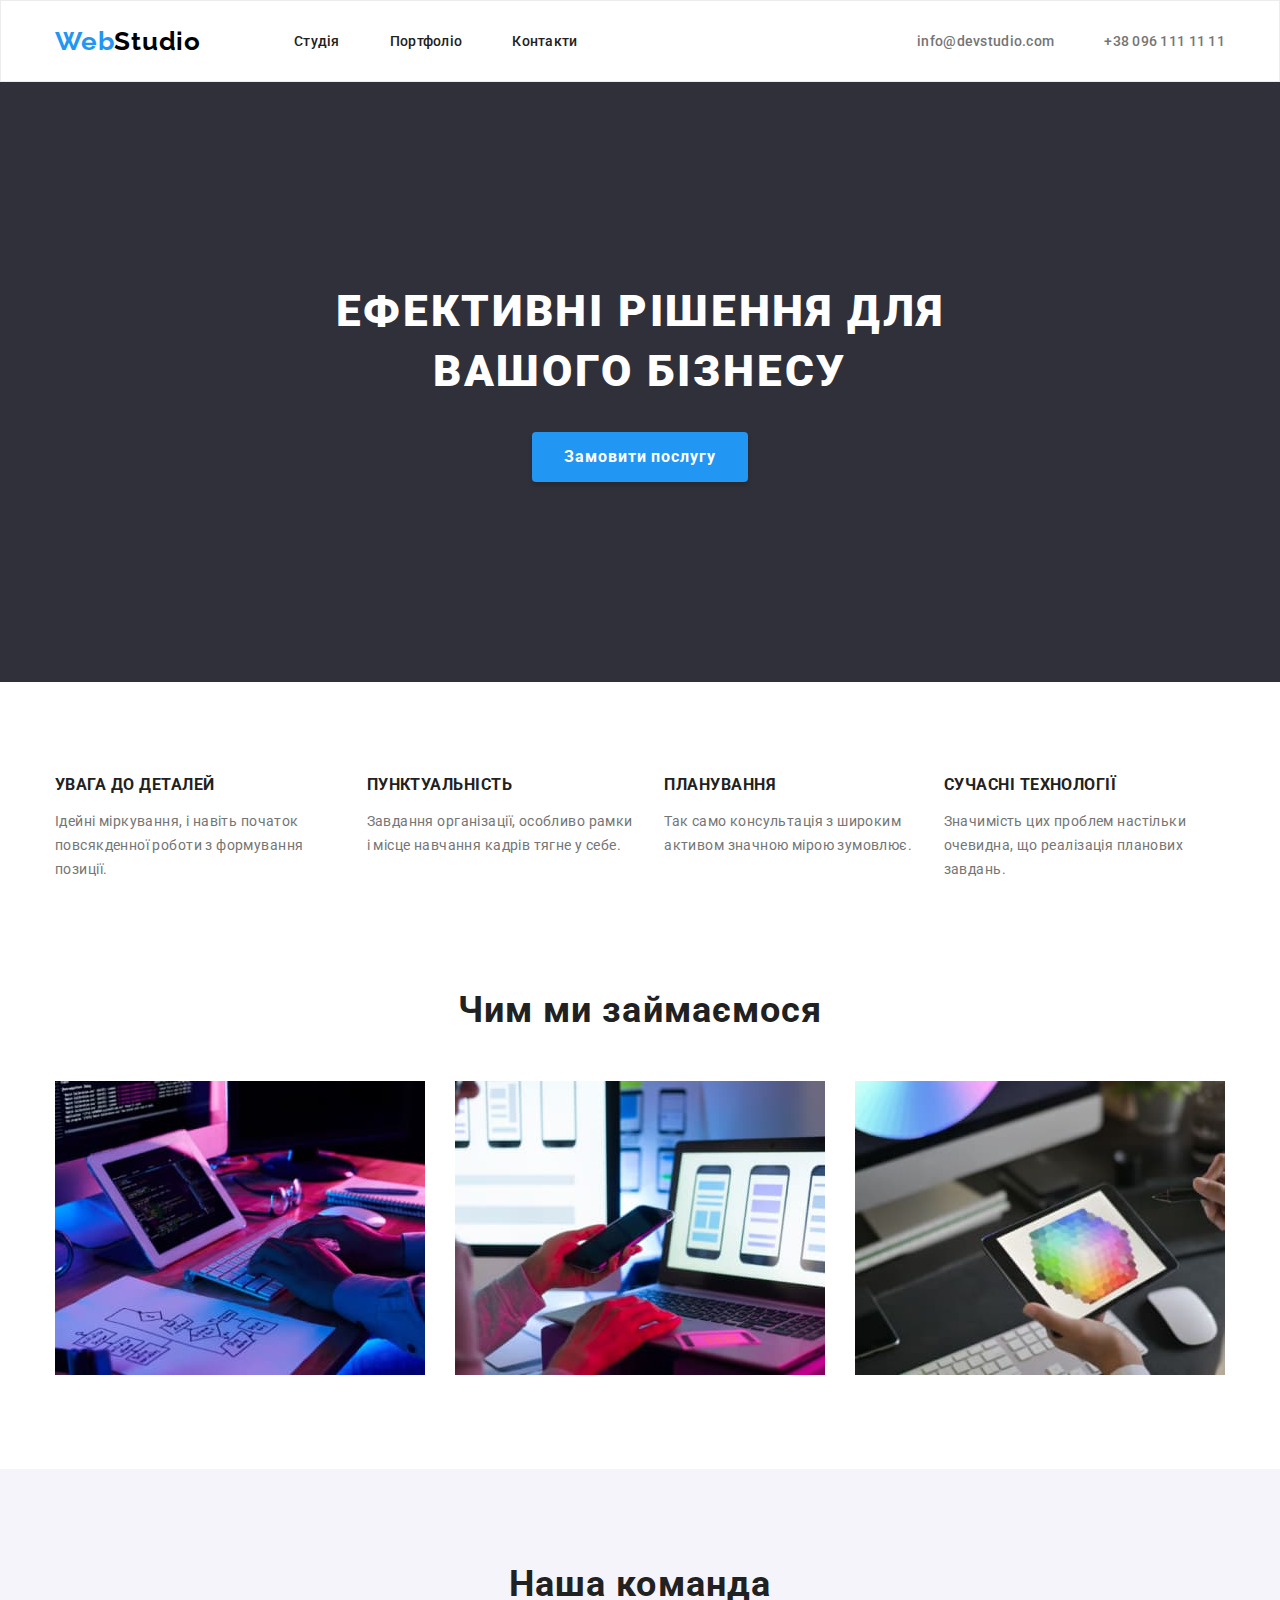
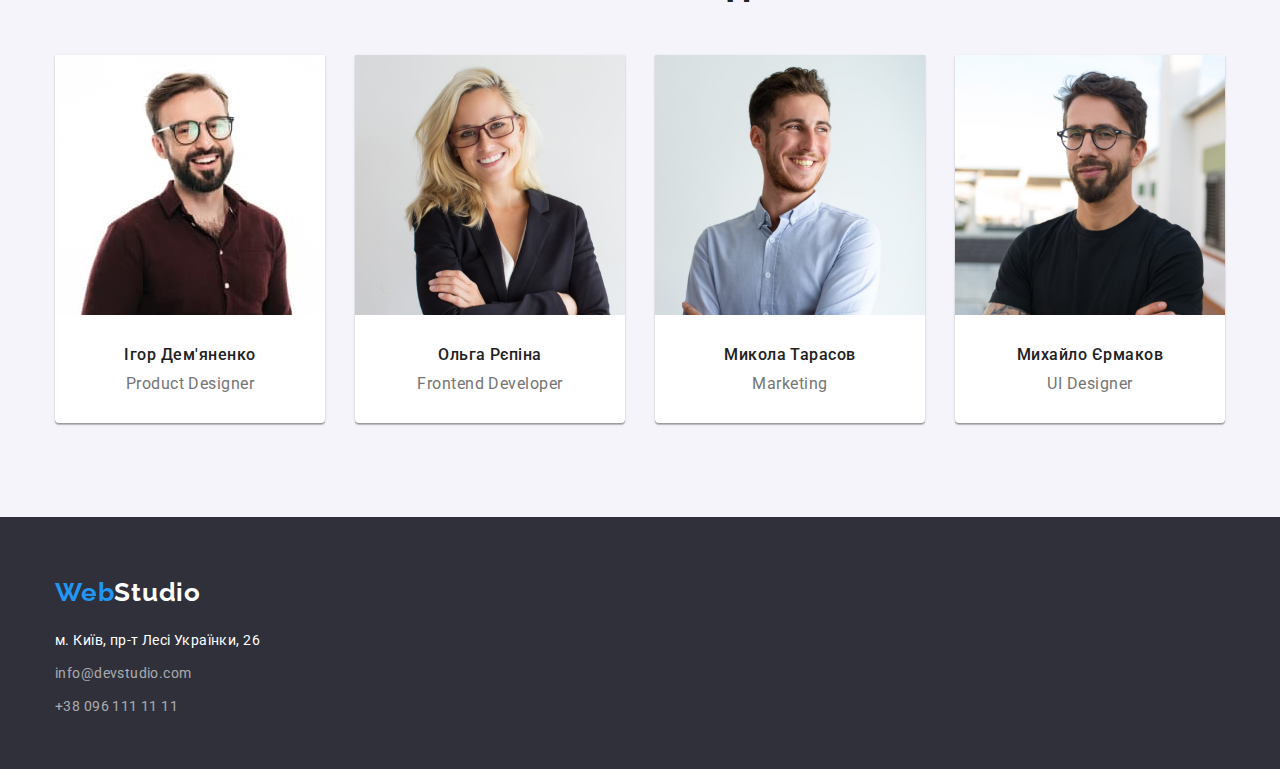
<file: index.html>
<!DOCTYPE html>
<html lang="uk">
<head>
    <meta charset="UTF-8">
    <meta http-equiv="X-UA-Compatible" content="IE=edge">
    <meta name="viewport" content="width=device-width, initial-scale=1.0">
    <link href="https://fonts.googleapis.com/css2?family=Raleway:wght@700&family=Roboto:wght@400;500;700;900&display=swap" rel="stylesheet">
    <link rel="stylesheet" href="https://cdnjs.cloudflare.com/ajax/libs/modern-normalize/1.1.0/modern-normalize.min.css">
    <link rel="stylesheet" href="./css/styles.css">
    <title>Студія</title>
</head>
<body>
  <header>
    <div class="container">
       <div class="header">
        <div class="logo-nav">
            <a class="logo" href="./index.html"><span class="logo-web">Web</span><span class="logo-studio-header">Studio</span></a>
        <nav class="header-nav">
            <ul class="header-nav-list">
                <li>
                    <a class="nav" href="./index.html">Студія</a>
                </li>
                <li>
                    <a class="nav" href="./portfolio.html">Портфоліо</a>
                </li>
                <li>
                    <a class="nav" href="#">Контакти</a>
                </li>
            </ul>
        </nav>
        </div>
        <ul class="header-link-list">
            <li>
                <a class="header-link" href="mailto:info@devstudio.com">info@devstudio.com</a>
            </li>
            <li>
                <a class="header-link" href="tel:+380961111111">+38 096 111 11 11</a>
            </li>
        </ul>
       </div>
    </div>
  </header>
  <main>
    
    <section class="part-hero">
       <div class="container">
            <div class="hero">
                <h1 class="hero-text">Ефективні рішення для вашого бізнесу</h1>
                <button class="hero-button" type="button">Замовити послугу</button>
            </div>
       </div>
    </section>

    <section class="advantages">
        <div class="container">
            <ul class="advantages-list">
                <li>
                    <h3 class="advantages-title">Увага до деталей</h3>
                    <p class="advantages-text">Ідейні міркування, і навіть початок повсякденної роботи з формування позиції.</p>
                </li>
                <li>
                    <h3 class="advantages-title">Пунктуальність</h3>
                    <p class="advantages-text">Завдання організації, особливо рамки і місце навчання кадрів тягне у себе.</p>
                </li>
                <li>
                    <h3 class="advantages-title">Планування</h3>
                    <p class="advantages-text">Так само консультація з широким активом значною мірою зумовлює.</p>
                </li>
                <li>
                    <h3 class="advantages-title">Сучасні технології</h3>
                    <p class="advantages-text">Значимість цих проблем настільки очевидна, що реалізація планових завдань.</p>
                </li>
            </ul>
        </div>
    </section>
    <section>
        <div class="container">
            <div class="occupation">
                <h2 class="occupation-title">Чим ми займаємося</h2>
                <ul class="occupation-list">
                    <li class="occupation-picture">
                        <img src="./images/what-are-we-doing-1.jpg" alt="Чоловік працює за комп'ютером">
                    </li>
                    <li class="occupation-picture">
                        <img src="./images/what-are-we-doing-2.jpg" alt="Жінка з телефоном за ноутбуком">
                    </li>
                    <li class="occupation-picture">
                        <img src="./images/what-are-we-doing-3.jpg" alt="Зображення палітри кольорів на планшеті">
                    </li>
                </ul> 
            </div>
        </div>
    </section>
    <section class="our-team">
        <div class="container">
            <h2 class="team-title" >Наша команда</h2>
            <ul class="team">
                <li class="team-card">
                    <img class="team-member-photo" src="./images/product-designer.jpg" alt="Фотографія продуктдизайнера" height="260">
                    <h3 class="team-member-name">Ігор Дем'яненко</h3>
                    <p class="team-member-position">Product Designer</p>
                </li>
                <li class="team-card">
                    <img class="team-member-photo" src="./images/frontend-developer.jpg" alt="Фотографія фронтенд розробника" height="260">
                    <h3 class="team-member-name">Ольга Рєпіна</h3>
                    <p class="team-member-position">Frontend Developer</p>
                </li>
                <li class="team-card">
                    <img class="team-member-photo" src="./images/marketing.jpg" alt="Фотографія маркетолога" height="260">
                    <h3 class="team-member-name">Микола Тарасов</h3>
                    <p class="team-member-position">Marketing</p>
                </li>
                <li class="team-card">
                    <img class="team-member-photo" src="./images/ui-design.jpg" alt="Фотографія дизайнера інтерфейсу" height="260">
                    <h3 class="team-member-name">Михайло Єрмаков</h3>
                    <p class="team-member-position">UI Designer</p>
                </li>
            </ul>
        </div>
    </section>
  </main>
  <footer class="footer">
    <div class="container">
        <div class="footer-content">
            <a class="logo" href="./index.html"><span class="logo-web">Web</span><span class="logo-studio-footer">Studio</span></a>
        <address class="adress-list">
            <ul class="footer-link-list">
                <li class="footer-link">
                    <a class="footer-link-map" href="https://goo.gl/maps/CPtrU1FHBa2aNyZL9" target="_blank" rel="noopener noreferrer nofollow">м. Київ, пр-т Лесі Українки, 26</a>
                </li>
                <li class="footer-link">
                    <a class="footer-link-mail" href="mailto:info@devstudio.com">info@devstudio.com</a>
                </li>
                <li class="footer-link">
                    <a class="footer-link-telephone" href="tel:+380961111111">+38 096 111 11 11</a>
                </li>
            </ul>
        </address>
        </div>
        
    </div>
  </footer>  
</body>
</html>
</file>
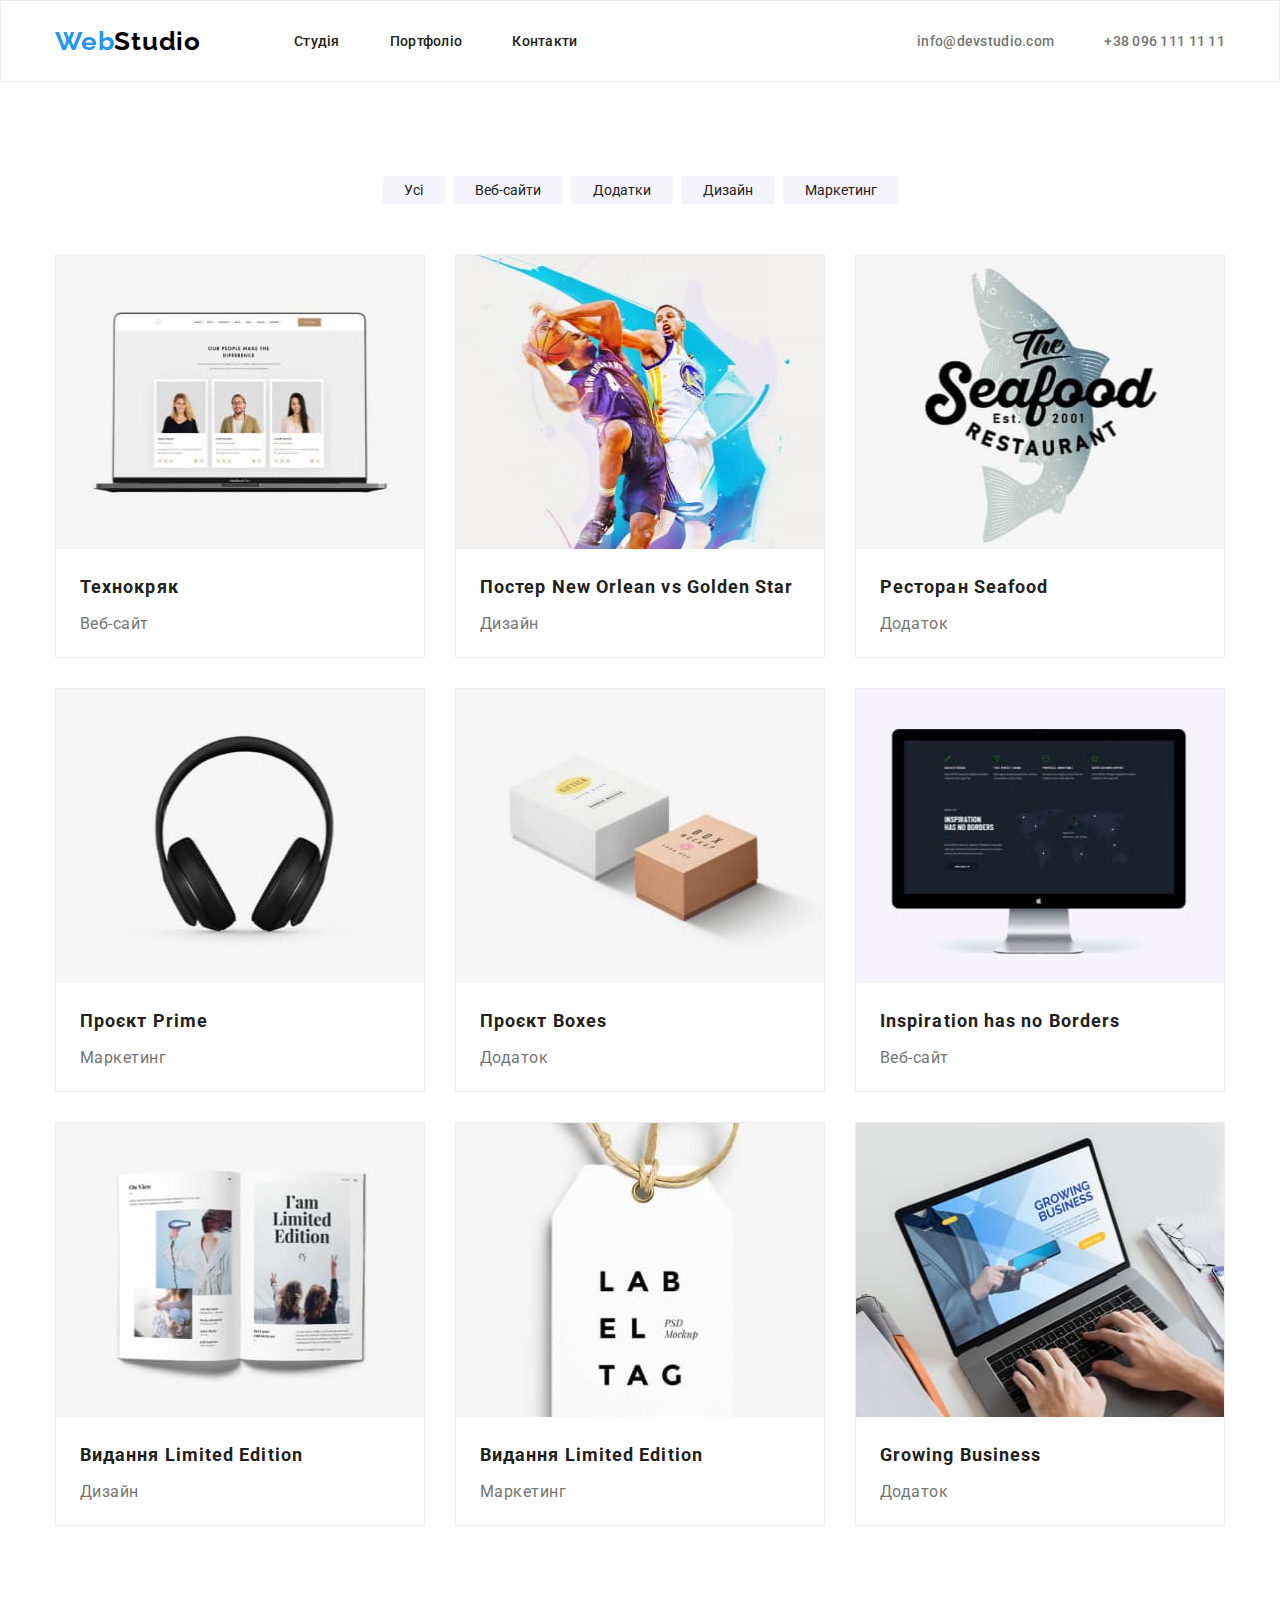
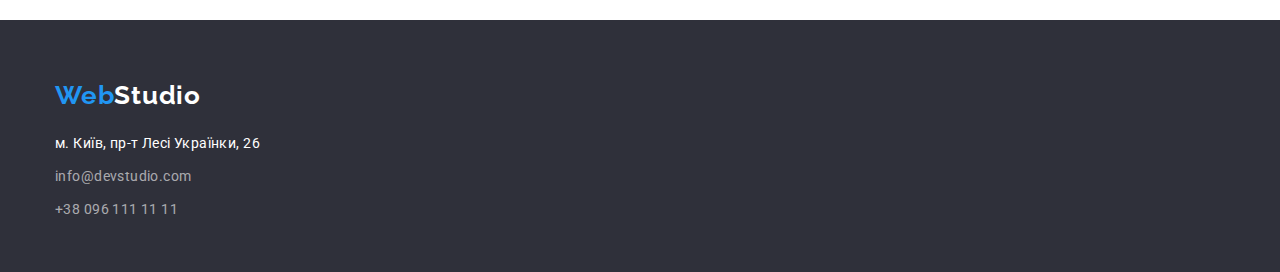
<file: portfolio.html>
<!DOCTYPE html>
<html lang="uk">
<head>
    <meta charset="UTF-8">
    <meta http-equiv="X-UA-Compatible" content="IE=edge">
    <meta name="viewport" content="width=device-width, initial-scale=1.0">
    <title>Студія</title>
    <link rel="preconnect" href="https://fonts.googleapis.com">
    <link rel="preconnect" href="https://fonts.gstatic.com" crossorigin>
    <link href="https://fonts.googleapis.com/css2?family=Raleway:wght@700&family=Roboto:wght@400;500;700;900&display=swap" rel="stylesheet">
    <link rel="stylesheet" href="https://cdnjs.cloudflare.com/ajax/libs/modern-normalize/1.1.0/modern-normalize.min.css">
    <link rel="stylesheet" href="./css/styles.css">
</head>
<body>
    <header>
        <div class="container">
           <div class="header">
            <div class="logo-nav">
                <a class="logo" href="./index.html"><span class="logo-web">Web</span><span class="logo-studio-header">Studio</span></a>
            <nav class="header-nav">
                <ul class="header-nav-list">
                    <li>
                        <a class="nav" href="./index.html">Студія</a>
                    </li>
                    <li>
                        <a class="nav" href="./portfolio.html">Портфоліо</a>
                    </li>
                    <li>
                        <a class="nav" href="#">Контакти</a>
                    </li>
                </ul>
            </nav>
            </div>
            <ul class="header-link-list">
                <li>
                    <a class="header-link" href="mailto:info@devstudio.com">info@devstudio.com</a>
                </li>
                <li>
                    <a class="header-link" href="tel:+380961111111">+38 096 111 11 11</a>
                </li>
            </ul>
           </div>
        </div>
      </header>
  <main>
    <div class="container">
        <section class="portfolio-filter-list">
            <ul class="portfolio-filter">
                <li>
                    <button class="portfolio-filter-button" type="button">Усі</button>
                </li>
                <li>
                    <button class="portfolio-filter-button" type="button">Веб-сайти</button>
                </li>
                <li>
                    <button class="portfolio-filter-button" type="button">Додатки</button>
                </li>
                <li>
                    <button class="portfolio-filter-button" type="button">Дизайн</button>
                </li>
                <li>
                    <button class="portfolio-filter-button" type="button">Маркетинг</button>
                </li>
            </ul> 
            <ul class="portfolio-list">
                <li class="portfolio-card">
                    <img class="portfolio-picture" src="./images/tehnocrack.jpg" alt="Зображення ноутбука" height="294">
                    <h2 class="portfolio-title">Технокряк</h2>
                    <p class="portfolio-text">Веб-сайт</p>
                </li>
                <li class="portfolio-card">
                    <img src="./images/new-orlean-vs-golden-star.jpg" alt="Баскетболісти" height="294">
                    <h2 class="portfolio-title">Постер New Orlean vs Golden Star</h2>
                    <p class="portfolio-text">Дизайн</p>
                </li>
                <li class="portfolio-card">
                    <img class="portfolio-picture" src="./images/seafood.jpg" alt="Логотип Сіфуд" height="294">
                    <h2 class="portfolio-title">Ресторан Seafood</h2>
                    <p class="portfolio-text">Додаток</p>
                </li>
                <li class="portfolio-card">
                    <img class="portfolio-picture" src="./images/prime.jpg" alt="Навушники" height="294">
                    <h2 class="portfolio-title">Проєкт Prime</h2>
                    <p class="portfolio-text">Маркетинг</p>
                </li>
                <li class="portfolio-card">
                    <img class="portfolio-picture" src="./images/boxes.jpg" alt="Коробки" height="294">
                    <h2 class="portfolio-title">Проєкт Boxes</h2>
                    <p class="portfolio-text">Додаток</p>
                </li>
                <li class="portfolio-card">
                    <img class="portfolio-picture" src="./images/iInspiration-has-no-borders.jpg" alt="Фото Монітора" height="294">
                    <h2 class="portfolio-title">Inspiration has no Borders</h2>
                    <p class="portfolio-text">Веб-сайт</p>
                </li>
                <li class="portfolio-card">
                    <img class="portfolio-picture" src="./images/limited-edition.jpg" alt="Розгорнута книга" height="294">
                    <h2 class="portfolio-title">Видання Limited Edition</h2>
                    <p class="portfolio-text">Дизайн</p>
                </li>
                <li class="portfolio-card">
                    <img class="portfolio-picture" src="./images/lab.jpg" alt="Бірка ЛАБ" height="294">
                    <h2 class="portfolio-title">Видання Limited Edition</h2>
                    <p class="portfolio-text">Маркетинг</p>
                </li>
                <li class="portfolio-card">
                    <img class="portfolio-picture" src="./images/growing-business.jpg" alt="Чоловік працює за ноутбуком" height="294">
                    <h2 class="portfolio-title">Growing Business</h2>
                    <p class="portfolio-text">Додаток</p>
                </li>
            </ul>
        </section>
    </div>
  </main>
  <footer class="footer">
    <div class="container">
        <div class="footer-content">
            <a class="logo" href="./index.html"><span class="logo-web">Web</span><span class="logo-studio-footer">Studio</span></a>
        <address class="adress-list">
            <ul class="footer-link-list">
                <li class="footer-link">
                    <a class="footer-link-map" href="https://goo.gl/maps/CPtrU1FHBa2aNyZL9" target="_blank" rel="noopener noreferrer nofollow">м. Київ, пр-т Лесі Українки, 26</a>
                </li>
                <li class="footer-link">
                    <a class="footer-link-mail" href="mailto:info@devstudio.com">info@devstudio.com</a>
                </li>
                <li class="footer-link">
                    <a class="footer-link-telephone" href="tel:+380961111111">+38 096 111 11 11</a>
                </li>
            </ul>
        </address>
        </div>
        
    </div>
  </footer>  
</body>
</html>
</file>
<file: css/styles.css>
:root{
/*colors-------------------------------------------------------------------*/  
    --color-active:                #2196f3;
    --color-primary-background:    #2f303a;
    --color-title:                 #212121;
    --color-primary:               #757575;
    --color-secondary-background:  #f5f4fA;
    --color-white:                 #ffffff;
    --color-black:                 #000000;
/*Fonts-------------------------------------------------------------------*/
    --roboto:                      'Roboto', sans-serif;
    --releway:                     'Raleway', sans-serif;
}
body{
    font-family: var(--roboto);
    font-size: 14px;
    line-height: 1.7143;
    color: var(--color-primary);
}
ul{
   list-style-type: none; 
}
header{
    border: 1px solid #ececec;
}
/* HEADER ----------------------------------------------------------------------------------------------------*/
.header{
    height: 80px;
    display: flex;
    justify-content: space-between;
}
.logo-nav{
    display: flex;
    align-items: center;
    gap: 93px;
}
.logo{
    font-family: var(--releway);
    font-style: normal;
    font-weight: 700;
    font-size: 26px;
    line-height: 1.1923;
    letter-spacing: 0.03em;
    text-decoration: none;
}
.logo-web{
    color: var(--color-active);
}
.logo-studio-header{
    color: var(--color-black);
}
.header-nav-list{
    margin: 0;
    padding: 0;
    display: flex;
    gap: 50px;
}
.nav{
    color: var(--color-title);
    font-style: normal;
    font-weight: 500;
    line-height: 1.1429;
    letter-spacing: 0.02em;
    text-decoration: none;
}
.nav:hover{
    color: var(--color-active);
}
.nav:focus{
    color: var(--color-active);
}
.header-link-list{
    display: flex;
    align-items: center;
    gap: 50px;
    margin: 0;
    padding: 0;
}
.header-link{
    color: var(--color-primary);
    font-style: normal;
    line-height: 1.1429;
    letter-spacing: 0.02em;
    font-weight: 500;
    text-decoration: none;
}
.header-link:hover{
    color: var(--color-active);
}
.header-link:focus{
    color: var(--color-active);
}
/* FOOTER ----------------------------------------------------------------------------------------------------*/
.footer{
    background-color: var(--color-primary-background);
}
.footer-content{
    height: 252px;
    display: flex;
    flex-direction: column;
    gap: 20px;
    padding: 60px 0;
}
.logo-studio-footer{
    color: var(--color-white);
}
.footer-link-list{
    display: flex;
    flex-direction: column;
    gap: 9px;
    margin: 0;
    padding: 0;
}
.footer-link-map{
    color: var(--color-white);
    line-height: 1.7143;
    letter-spacing: 0.03em;
    font-style: normal;
    text-decoration: none;
}
.footer-link-mail{
    color: rgba(255, 255, 255, 0.6);
    line-height: 1.7143;
    letter-spacing: 0.03em;
    font-style: normal;
    text-decoration: none;
}
.footer-link-telephone{
    color: rgba(255, 255, 255, 0.6);
    line-height: 1.7143;
    letter-spacing: 0.03em;
    font-style: normal;
    text-decoration: none;
}
/* STUDIO --------------------------------------------------------------------------------------------------- */
/* HERO ------------------------------------------------------------------------------------------------------*/
.part-hero{
    height: 600px;
    background-color: var(--color-primary-background);
    display: flex;
    margin-bottom: 94px;
}
.hero{
    display: flex;
    flex-direction: column;
    align-items: center;
    gap: 30px;
}
.hero-text{
    width: 696px;
    color: var(--color-white);
    font-weight: 900;
    font-size: 44px;
    line-height: 1.3636;
    text-align: center;
    letter-spacing: 0.06em;
    text-transform: uppercase;
    font-style: normal;
    margin: 0 auto;
}
.hero-button{
    background-color: var(--color-active);
    color: var(--color-white);
    font-weight: 700;
    font-size: 16px;
    line-height: 1.875;
    letter-spacing: 0.06em;
    font-style: normal;
    height: 50px;
    width: 216px;
    border-radius: 4px;
    box-shadow: 0px 4px 4px rgba(0, 0, 0, 0.15);
    border: none;
    cursor: pointer;
}
.hero-button:hover{
    background-color: var(--color-white);
    color: var(--color-active);
    
}
.hero-button:focus{
    background-color: var(--color-white);
    color: var(--color-active);
}
/* ADVANTAGES ------------------------------------------------------------------------------------------------*/
.advantages{
    margin-bottom: 94px;
}
.advantages-list{
    display: flex;
    gap: 30px;
    margin: 0;
    padding: 0;
}
.advantages-title{
    color: var(--color-title);
    font-weight: 700;
    line-height: 1.1429;
    letter-spacing: 0.03em;
    text-transform: uppercase;
    font-style: normal;
    margin: 0;
}
.advantages-text{
    color: var(--color-primary);
    line-height: 1.7143;
    letter-spacing: 0.03em;
    font-style: normal;
}
/* OCCUPATION ------------------------------------------------------------------------------------------------*/
.occupation{
    display: flex;
    flex-direction: column;
    gap: 50px;
    margin-bottom: 94px;
}
.occupation-list{
    display: flex;
    gap: 30px;
    margin: 0;
    padding: 0;
}
.occupation-title{
    color: var(--color-title);
    font-weight: 700;
    font-size: 36px;
    line-height: 42px;
    text-align: center;
    letter-spacing: 0.03em;
    font-style: normal;
    margin: 0;
}
.occupation-picture{
    height: 294px;
}
/* TEAM ------------------------------------------------------------------------------------------------------*/
.our-team{
    background-color: var(--color-secondary-background);
    padding-bottom: 94px;
}
.team-card{
    height: 368px;
    background-color: var(--color-white);
    border-radius: 0px 0px 4px 4px;
    box-shadow: 0px 1px 3px rgba(0, 0, 0, 0.12), 0px 1px 1px rgba(0, 0, 0, 0.14), 0px 2px 1px rgba(0, 0, 0, 0.2);
    display: flex;
    flex-direction: column;
    align-items: center;
}
.team{
    display: flex;
    gap: 30px;
    margin: 0;
    padding: 0;
}
.team-title{
    color: var(--color-title);
    font-weight: 700;
    font-size: 36px;
    line-height: 1.1667;
    text-align: center;
    letter-spacing: 0.03em;
    font-style: normal;
    margin: 0;
    padding-top: 94px;
    padding-bottom: 50px;
}
.team-member-name{
    color: var(--color-title);
    font-weight: 500;
    font-size: 16px;
    line-height: 1.1875; 
    letter-spacing: 0.03em;
    font-style: normal;
    margin-top: 30px;
    margin-bottom: 10px;
    padding: 0;
}
.team-member-position{
    font-size: 16px;
    line-height: 1.1875;
    letter-spacing: 0.03em;
    font-style: normal;
    margin-top: 0;
    margin-bottom: 30px;
}
/* PORTFOLIO -------------------------------------------------------------------------------------------------*/
.portfolio-filter-button{
    padding: 6px 22px;
    color: var(--color-title);
    background-color: var(--color-secondary-background);
    border: none;
    border-radius: 4px;
}
.portfolio-filter-button:hover{
    color: var(--color-white);
    background-color: var(--color-active);
    cursor: pointer;
    border-radius: 4px;
    box-shadow: 0px 3px 1px rgba(0, 0, 0, 0.1), 0px 1px 2px rgba(0, 0, 0, 0.08), 0px 2px 2px rgba(0, 0, 0, 0.12);
}
.portfolio-filter-button:hover{
    color: var(--color-white);
    background-color: var(--color-active);
    cursor: pointer;
    border-radius: 4px;
    box-shadow: 0px 3px 1px rgba(0, 0, 0, 0.1), 0px 1px 2px rgba(0, 0, 0, 0.08), 0px 2px 2px rgba(0, 0, 0, 0.12);
}
.portfolio-filter{
    display: flex;
    justify-content: center;
    margin-top: 94px;
    margin-bottom: 50px;
    gap: 8px;
    padding: 0;
}
.portfolio-card{
    display: flex;
    flex-direction: column;
    box-sizing: border-box;
    width: 370px;
    height: 404px;
    background: #FFFFFF;
    border: 1px solid #EEEEEE;
}
.portfolio-list{
    display: flex;
    flex-wrap: wrap;
    gap: 30px;
    /* margin-top: 0; */
    margin-bottom: 94px;
    padding: 0;
}
.portfolio-title{
    color: var(--color-title);
    font-weight: 700;
    font-size: 18px;
    line-height: 2;
    letter-spacing: 0.06em;
    font-style: normal;
    margin-top: 20px;
    margin-bottom: 4px;
    padding-left: 24px;

}
.portfolio-text{
    color: var(--color-primary);
    font-size: 16px;
    line-height: 1.875;
    letter-spacing: 0.03em;
    font-style: normal;
    margin: 0;
    padding-left: 24px;
}
/* CONTAINER -------------------------------------------------------------------------------------------------*/
.container{
    width: 1200px;
    padding: 0 15px;
    margin: auto;
}
</file>
